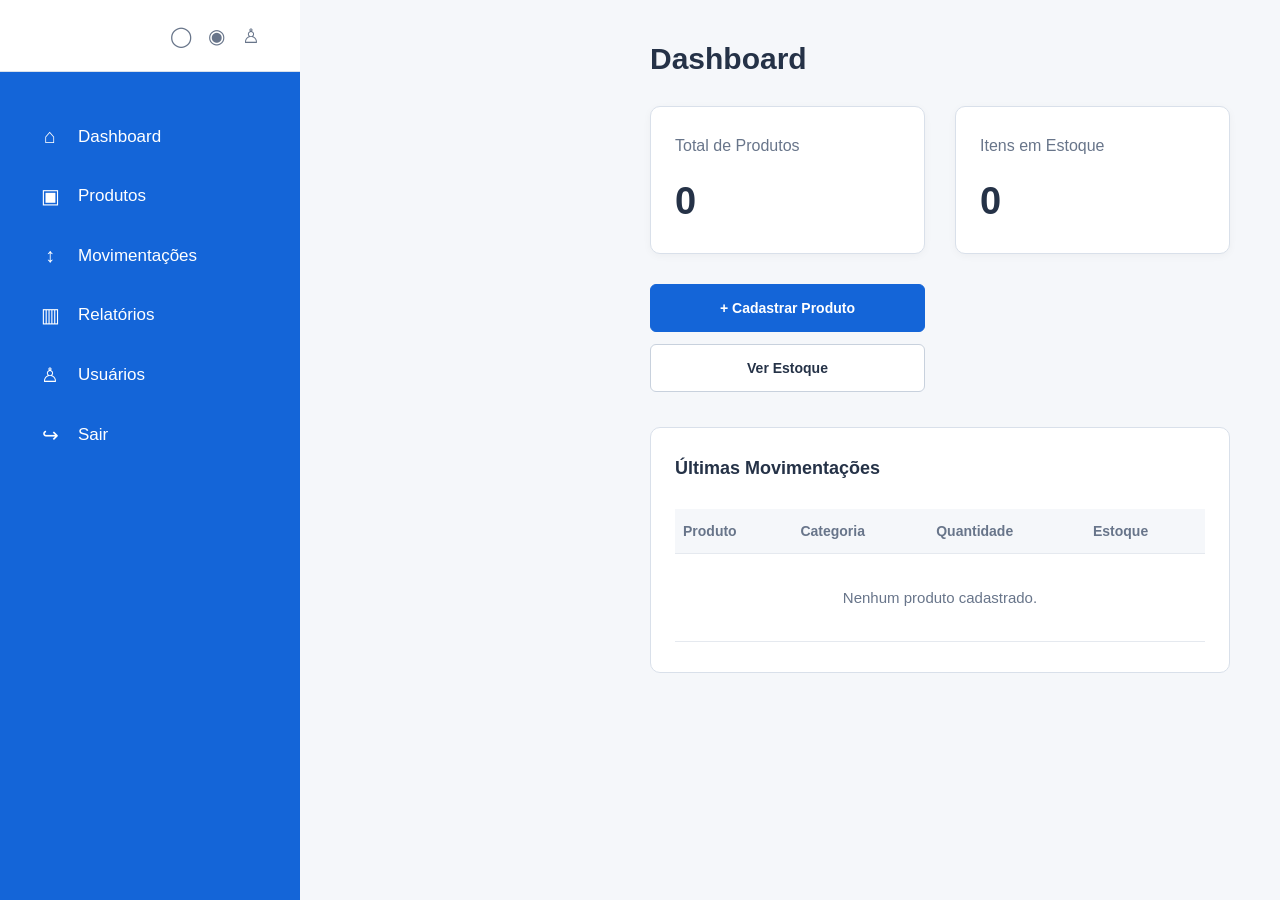
<file: index.html>
<!DOCTYPE html>
<html lang="pt-BR">

<head>
    <meta charset="UTF-8">
    <meta name="viewport" content="width=device-width, initial-scale=1.0">

    <title>StockMaster - Dashboard</title>

    <link rel="stylesheet" href="style.css">

    <style>
        * {
            box-sizing: border-box;
        }

        body {
            margin: 0;
            font-family: Arial, sans-serif;
            background: #F5F7FA;
            color: #253247;
        }

        .app {
            display: flex;
            min-height: 100vh;
        }

        /* MENU LATERAL */

        .sidebar {
            width: 300px;
            min-height: 100vh;
            background: #1465D8;
            color: white;
            padding: 30px 0;
            position: fixed;
            left: 0;
            top: 0;
            bottom: 0;
        }

        .logo {
            font-size: 28px;
            font-weight: 700;
            padding: 0 40px;
            margin-bottom: 45px;
        }

        .sidebar-menu {
            display: flex;
            flex-direction: column;
        }

        .sidebar-button {
            width: 100%;
            padding: 18px 40px;
            border: none;
            background: transparent;
            color: white;
            text-align: left;
            font-size: 17px;
            cursor: pointer;
            display: flex;
            align-items: center;
            gap: 18px;
        }

        .sidebar-button:hover {
            background: rgba(255, 255, 255, 0.15);
        }

        .sidebar-icon {
            width: 20px;
            text-align: center;
            font-size: 20px;
        }

        /* ÁREA PRINCIPAL */

        .content {
            margin-left: 300px;
            width: calc(100% - 300px);
            min-height: 100vh;
        }

        .topbar {
            height: 72px;
            background: white;
            border-bottom: 1px solid #D9E0EA;
            display: flex;
            justify-content: flex-end;
            align-items: center;
            padding: 0 40px;
            color: #68758A;
            font-size: 20px;
        }

        .main-content {
            padding: 42px 50px;
            max-width: 1250px;
        }

        .page-title {
            font-size: 30px;
            font-weight: 700;
            margin: 0 0 30px;
        }

        /* CARDS */

        .dashboard-grid {
            display: grid;
            grid-template-columns: repeat(2, 1fr);
            gap: 30px;
            margin-bottom: 35px;
        }

        .card {
            background: white;
            border: 1px solid #D9E0EA;
            border-radius: 10px;
            padding: 30px 24px;
        }

        .card-title {
            color: #68758A;
            font-size: 16px;
            margin-bottom: 25px;
        }

        .card-value {
            font-size: 38px;
            font-weight: 700;
        }

        .actions {
            display: flex;
            flex-direction: column;
            gap: 12px;
            justify-content: center;
        }

        .action-button {
            width: 100%;
            min-height: 48px;
            border-radius: 6px;
            padding: 12px 18px;
            font-size: 14px;
            font-weight: 700;
            cursor: pointer;
        }

        .primary {
            background: #1465D8;
            color: white;
            border: 1px solid #1465D8;
        }

        .secondary {
            background: white;
            color: #253247;
            border: 1px solid #C8D1DD;
        }

        .action-button:hover {
            opacity: 0.9;
        }

        /* MOVIMENTAÇÕES */

        .movements {
            background: white;
            border: 1px solid #D9E0EA;
            border-radius: 10px;
            padding: 30px 24px;
        }

        .movements h2 {
            font-size: 18px;
            margin: 0 0 30px;
        }

        .movement-table {
            width: 100%;
            border-collapse: collapse;
        }

        .movement-table th {
            color: #68758A;
            font-size: 14px;
            text-align: left;
            padding: 14px 8px;
            border-bottom: 1px solid #E5E9EF;
        }

        .movement-table td {
            font-size: 15px;
            padding: 18px 8px;
            border-bottom: 1px solid #E5E9EF;
        }

        .empty {
            color: #68758A;
            text-align: center;
            padding: 35px !important;
        }

        /* RESPONSIVO */

        @media (max-width: 800px) {

            .sidebar {
                width: 220px;
            }

            .logo {
                padding: 0 25px;
            }

            .sidebar-button {
                padding: 16px 25px;
            }

            .content {
                margin-left: 220px;
                width: calc(100% - 220px);
            }

            .main-content {
                padding: 30px 20px;
            }

            .dashboard-grid {
                grid-template-columns: 1fr;
            }
        }

        @media (max-width: 600px) {

            .app {
                display: block;
            }

            .sidebar {
                position: relative;
                width: 100%;
                min-height: auto;
            }

            .sidebar-menu {
                flex-direction: row;
                flex-wrap: wrap;
            }

            .sidebar-button {
                width: 50%;
            }

            .content {
                margin-left: 0;
                width: 100%;
            }

            .topbar {
                display: none;
            }

            .main-content {
                padding: 25px 15px;
            }

            .movement-table {
                min-width: 650px;
            }

            .movements {
                overflow-x: auto;
            }
        }
    </style>
</head>

<body>

<div class="app">

    <!-- MENU LATERAL -->

    <aside class="sidebar">

        <div class="logo">
            StockMaster
        </div>

        <nav class="sidebar-menu">

            <button
                class="sidebar-button"
                type="button"
                onclick="window.location.href='index.html'">

                <span class="sidebar-icon">⌂</span>
                <span>Dashboard</span>

            </button>

            <button
                class="sidebar-button"
                type="button"
                onclick="window.location.href='cadastro-produtos.html'">

                <span class="sidebar-icon">▣</span>
                <span>Produtos</span>

            </button>

            <button
                class="sidebar-button"
                type="button"
                onclick="window.location.href='entrada-estoque.html'">

                <span class="sidebar-icon">↕</span>
                <span>Movimentações</span>

            </button>

            <button
                class="sidebar-button"
                type="button"
                onclick="window.location.href='alertas.html'">

                <span class="sidebar-icon">▥</span>
                <span>Relatórios</span>

            </button>

            <button
                class="sidebar-button"
                type="button"
                onclick="window.location.href='inventario.html'">

                <span class="sidebar-icon">♙</span>
                <span>Usuários</span>

            </button>

            <button
                class="sidebar-button"
                type="button"
                onclick="sairSistema()">

                <span class="sidebar-icon">↪</span>
                <span>Sair</span>

            </button>

        </nav>

    </aside>


    <!-- CONTEÚDO -->

    <div class="content">

        <header class="topbar">
            ◯ &nbsp; ◉ &nbsp; ♙
        </header>


        <main class="main-content">

            <h1 class="page-title">
                Dashboard
            </h1>


            <!-- CARDS -->

            <section class="dashboard-grid">

                <div class="card">

                    <div class="card-title">
                        Total de Produtos
                    </div>

                    <div
                        class="card-value"
                        id="totalProdutos">
                        0
                    </div>

                </div>


                <div class="card">

                    <div class="card-title">
                        Itens em Estoque
                    </div>

                    <div
                        class="card-value"
                        id="itensEstoque">
                        0
                    </div>

                </div>


                <div class="actions">

                    <button
                        class="action-button primary"
                        type="button"
                        onclick="window.location.href='cadastro-produtos.html'">

                        + Cadastrar Produto

                    </button>


                    <button
                        class="action-button secondary"
                        type="button"
                        onclick="window.location.href='inventario.html'">

                        Ver Estoque

                    </button>

                </div>

            </section>


            <!-- ÚLTIMAS MOVIMENTAÇÕES -->

            <section class="movements">

                <h2>
                    Últimas Movimentações
                </h2>

                <table class="movement-table">

                    <thead>

                        <tr>

                            <th>Produto</th>

                            <th>Categoria</th>

                            <th>Quantidade</th>

                            <th>Estoque</th>

                        </tr>

                    </thead>

                    <tbody id="tabelaMovimentacoes">

                        <tr>
                            <td
                                colspan="4"
                                class="empty">

                                Nenhum produto cadastrado.

                            </td>
                        </tr>

                    </tbody>

                </table>

            </section>

        </main>

    </div>

</div>


<script src="script.js"></script>

<script>

    function atualizarDashboardVisual() {

        const produtos =
            JSON.parse(
                localStorage.getItem("produtos")
            ) || [];


        const totalProdutos =
            document.getElementById(
                "totalProdutos"
            );

        const itensEstoque =
            document.getElementById(
                "itensEstoque"
            );

        const tabela =
            document.getElementById(
                "tabelaMovimentacoes"
            );


        if (totalProdutos) {

            totalProdutos.textContent =
                produtos.length;
        }


        if (itensEstoque) {

            const total =
                produtos.reduce(
                    (soma, produto) =>
                        soma +
                        Number(produto.quantidade || 0),
                    0
                );

            itensEstoque.textContent =
                total;
        }


        if (tabela) {

            if (produtos.length === 0) {

                tabela.innerHTML = `
                    <tr>
                        <td
                            colspan="4"
                            class="empty">

                            Nenhum produto cadastrado.

                        </td>
                    </tr>
                `;

                return;
            }


            tabela.innerHTML = "";


            produtos.slice(-5).reverse().forEach(
                produto => {

                    tabela.innerHTML += `
                        <tr>

                            <td>
                                ${produto.nome}
                            </td>

                            <td>
                                ${produto.categoria}
                            </td>

                            <td>
                                ${produto.quantidade}
                            </td>

                            <td>
                                ${produto.estoqueMinimo}
                            </td>

                        </tr>
                    `;
                }
            );
        }
    }


    document.addEventListener(
        "DOMContentLoaded",
        function () {

            atualizarDashboardVisual();

        }
    );

</script>

</body>
</html>
</file>
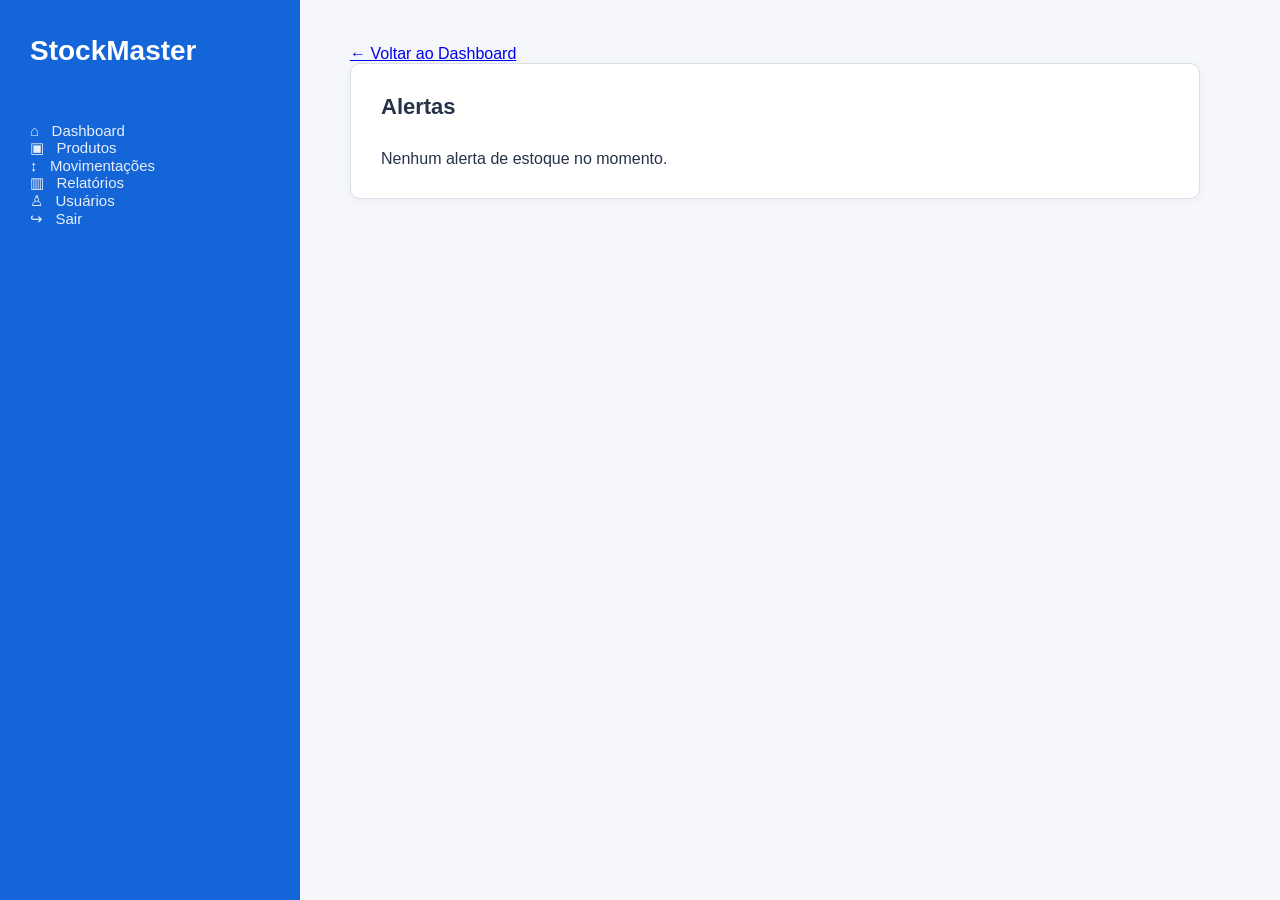
<file: alertas.html>
<!DOCTYPE html>
<html lang="pt-BR">
<head>
    <meta charset="UTF-8">
    <meta name="viewport" content="width=device-width, initial-scale=1.0">
    <title>Alertas - StockMaster</title>
    <link rel="stylesheet" href="style.css">
</head>

<body>

<header>
    <h1>StockMaster</h1>

    <nav>
        <p>⌂ &nbsp; Dashboard</p>
        <p>▣ &nbsp; Produtos</p>
        <p>↕ &nbsp; Movimentações</p>
        <p>▥ &nbsp; Relatórios</p>
        <p>♙ &nbsp; Usuários</p>
        <p>↪ &nbsp; Sair</p>
    </nav>
</header>

<main>

    <a href="index.html" class="back">← Voltar ao Dashboard</a>

    <section class="form-container">

        <h2>Alertas</h2>

        <div id="listaAlertas"></div>

    </section>

</main>

<footer>
    <p>StockMaster © 2026</p>
</footer>

<script src="script.js"></script>

</body>
</html>
</file>
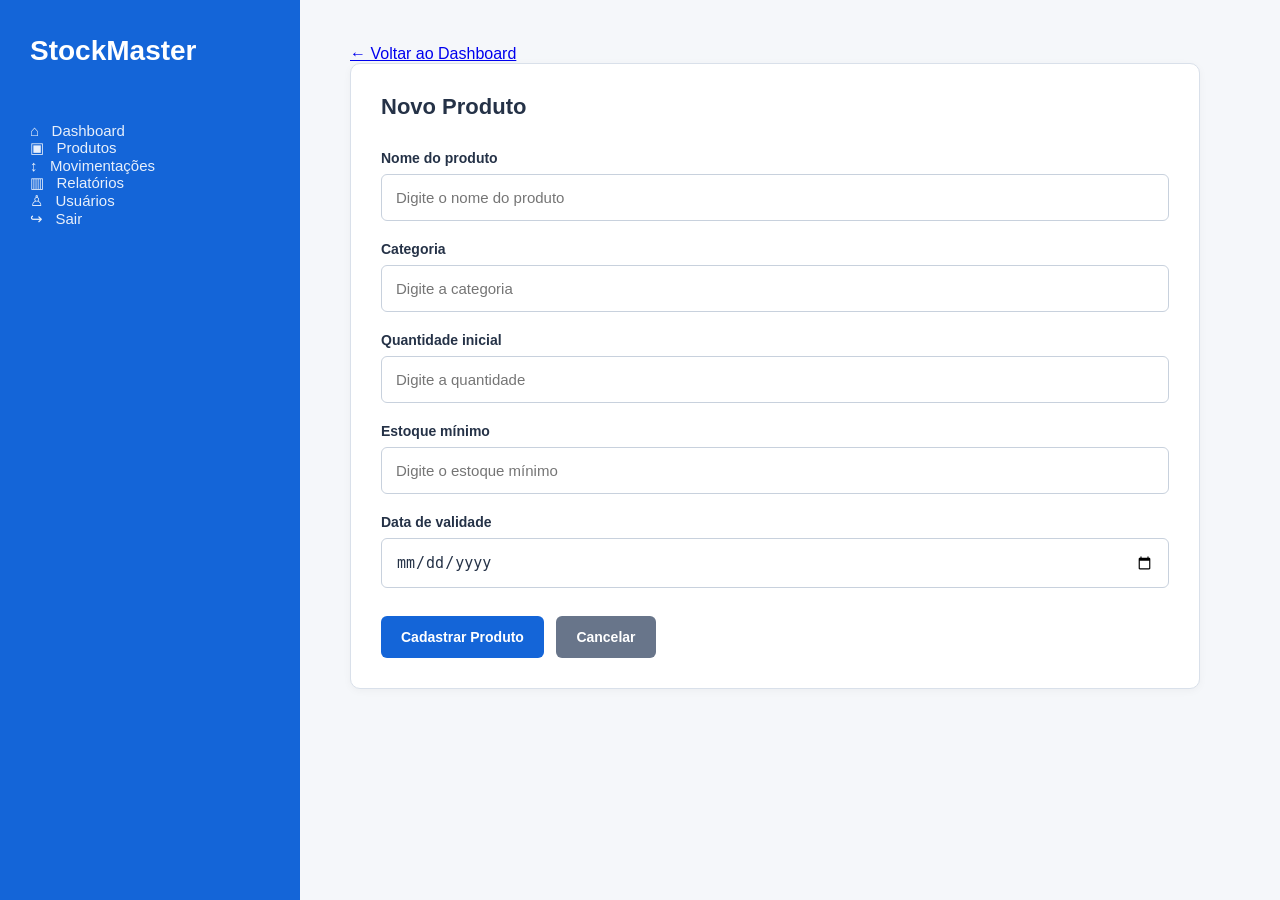
<file: cadastro-produtos.html>
<!DOCTYPE html>
<html lang="pt-BR">
<head>
    <meta charset="UTF-8">
    <meta name="viewport" content="width=device-width, initial-scale=1.0">
    <title>Cadastro de Produtos - StockMaster</title>
    <link rel="stylesheet" href="style.css">
</head>

<body>

<header>
    <h1>StockMaster</h1>

    <nav>
        <p>⌂ &nbsp; Dashboard</p>
        <p>▣ &nbsp; Produtos</p>
        <p>↕ &nbsp; Movimentações</p>
        <p>▥ &nbsp; Relatórios</p>
        <p>♙ &nbsp; Usuários</p>
        <p>↪ &nbsp; Sair</p>
    </nav>
</header>

<main>

    <a href="index.html" class="back">← Voltar ao Dashboard</a>

    <section class="form-container">

        <h2>Novo Produto</h2>

        <div class="form-group">
            <label for="nomeProduto">Nome do produto</label>
            <input
                type="text"
                id="nomeProduto"
                placeholder="Digite o nome do produto"
            >
        </div>

        <div class="form-group">
            <label for="categoriaProduto">Categoria</label>
            <input
                type="text"
                id="categoriaProduto"
                placeholder="Digite a categoria"
            >
        </div>

        <div class="form-group">
            <label for="quantidadeProduto">Quantidade inicial</label>
            <input
                type="number"
                id="quantidadeProduto"
                min="0"
                placeholder="Digite a quantidade"
            >
        </div>

        <div class="form-group">
            <label for="estoqueMinimo">Estoque mínimo</label>
            <input
                type="number"
                id="estoqueMinimo"
                min="0"
                placeholder="Digite o estoque mínimo"
            >
        </div>

        <div class="form-group">
            <label for="validadeProduto">Data de validade</label>
            <input
                type="date"
                id="validadeProduto"
            >
        </div>

        <button
            class="btn btn-primary"
            type="button"
            onclick="cadastrarProduto()"
        >
            Cadastrar Produto
        </button>

        <a href="index.html">
            <button
                class="btn btn-secondary"
                type="button"
            >
                Cancelar
            </button>
        </a>

    </section>

</main>

<footer>
    <p>StockMaster © 2026</p>
</footer>

<script src="script.js"></script>

</body>
</html>
</file>
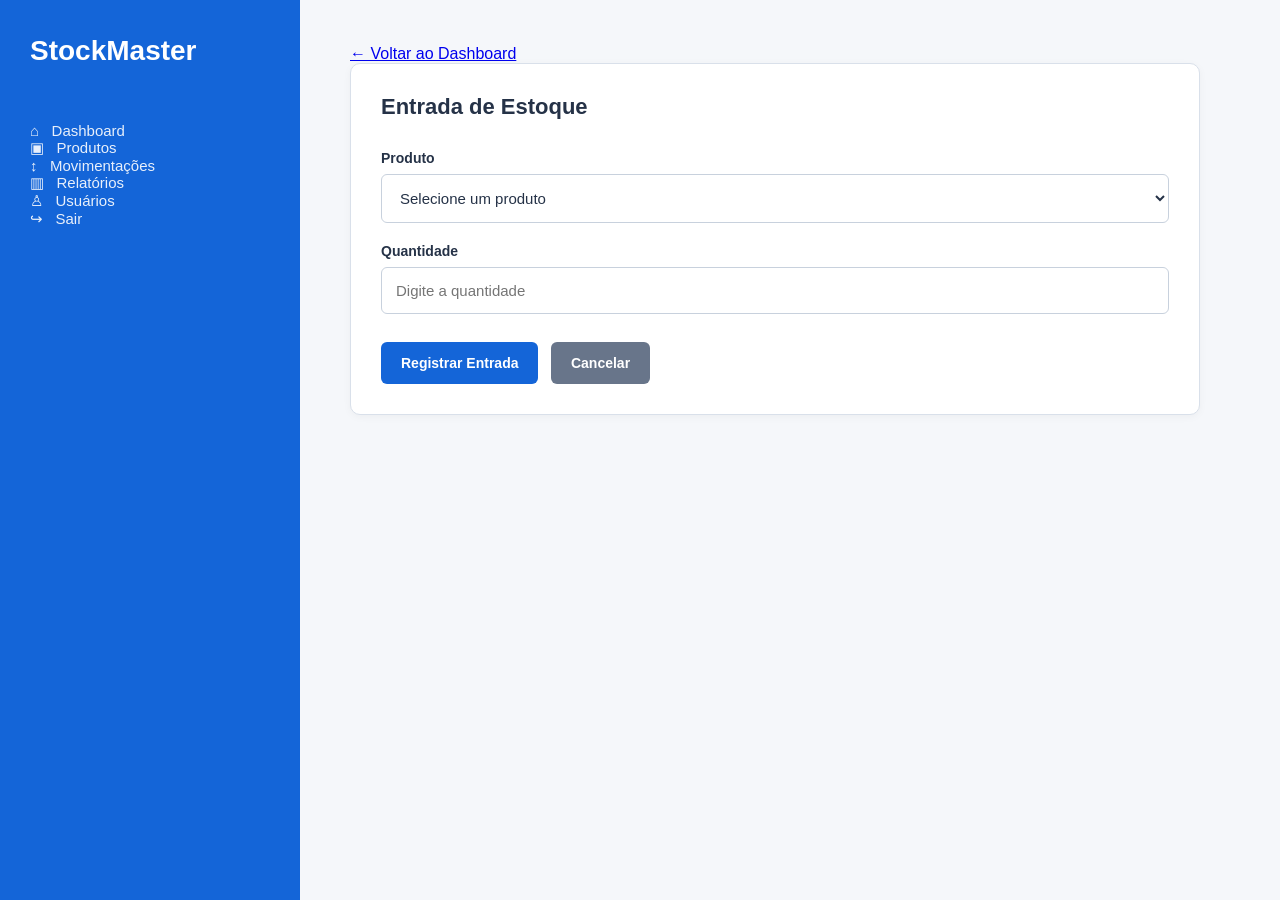
<file: entrada-estoque.html>
<!DOCTYPE html>
<html lang="pt-BR">
<head>
    <meta charset="UTF-8">
    <meta name="viewport" content="width=device-width, initial-scale=1.0">
    <title>Entrada de Estoque - StockMaster</title>
    <link rel="stylesheet" href="style.css">
</head>

<body>

<header>
    <h1>StockMaster</h1>

    <nav>
        <p>⌂ &nbsp; Dashboard</p>
        <p>▣ &nbsp; Produtos</p>
        <p>↕ &nbsp; Movimentações</p>
        <p>▥ &nbsp; Relatórios</p>
        <p>♙ &nbsp; Usuários</p>
        <p>↪ &nbsp; Sair</p>
    </nav>
</header>

<main>

    <a href="index.html" class="back">← Voltar ao Dashboard</a>

    <section class="form-container">

        <h2>Entrada de Estoque</h2>

        <div class="form-group">
            <label for="produtoEntrada">Produto</label>

            <select id="produtoEntrada">
                <option value="">Selecione um produto</option>
            </select>
        </div>

        <div class="form-group">
            <label for="quantidadeEntrada">Quantidade</label>

            <input
                type="number"
                id="quantidadeEntrada"
                min="1"
                placeholder="Digite a quantidade"
            >
        </div>

        <button
            class="btn btn-primary"
            type="button"
            onclick="registrarEntrada()"
        >
            Registrar Entrada
        </button>

        <a href="index.html">
            <button
                class="btn btn-secondary"
                type="button"
            >
                Cancelar
            </button>
        </a>

    </section>

</main>

<footer>
    <p>StockMaster © 2026</p>
</footer>

<script src="script.js"></script>

</body>
</html>
</file>
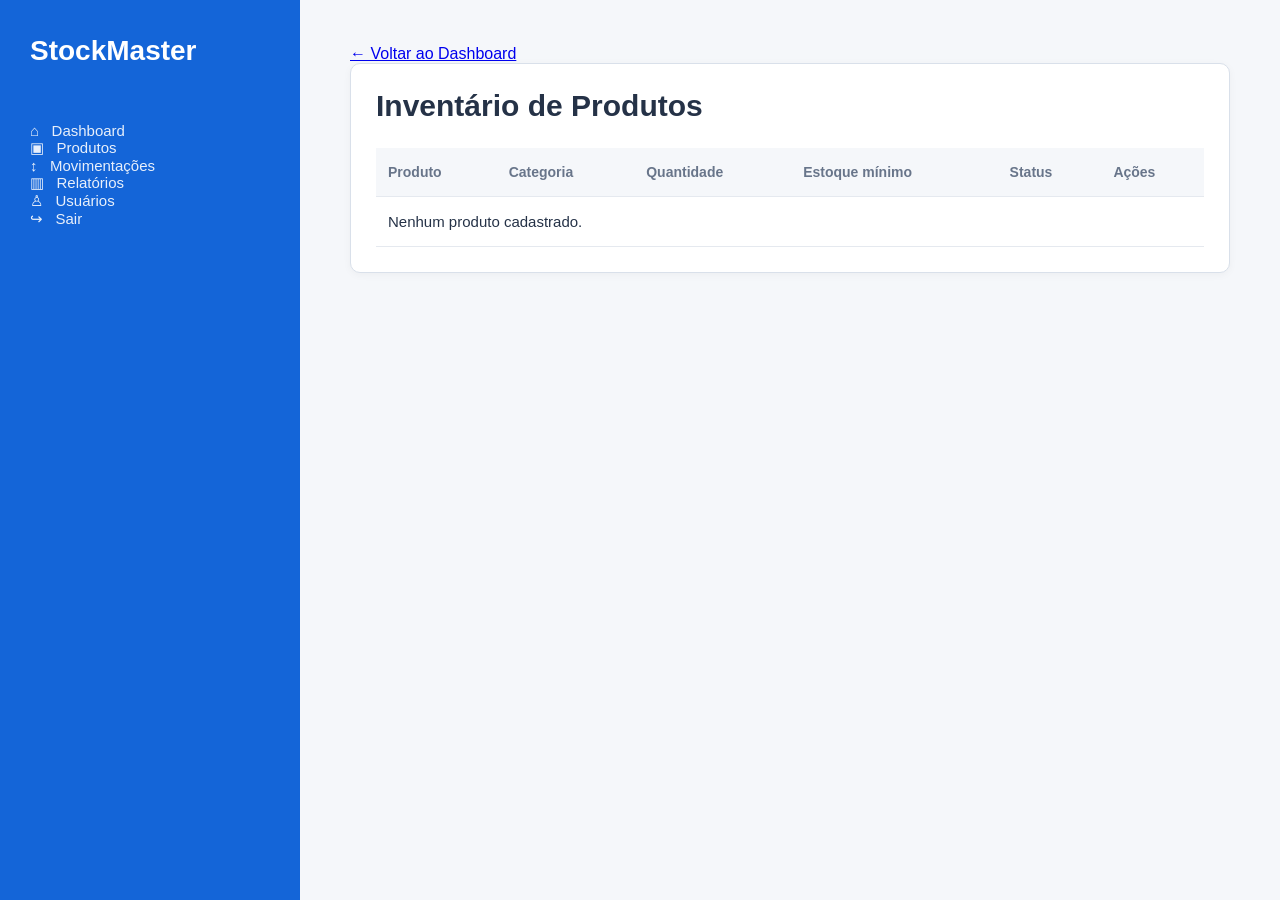
<file: inventario.html>
<!DOCTYPE html>
<html lang="pt-BR">
<head>
    <meta charset="UTF-8">
    <meta name="viewport" content="width=device-width, initial-scale=1.0">
    <title>Consulta de Inventário - StockMaster</title>
    <link rel="stylesheet" href="style.css">
</head>

<body>

<header>
    <h1>StockMaster</h1>

    <nav>
        <p>⌂ &nbsp; Dashboard</p>
        <p>▣ &nbsp; Produtos</p>
        <p>↕ &nbsp; Movimentações</p>
        <p>▥ &nbsp; Relatórios</p>
        <p>♙ &nbsp; Usuários</p>
        <p>↪ &nbsp; Sair</p>
    </nav>
</header>

<main>

    <a href="index.html" class="back">← Voltar ao Dashboard</a>

    <section class="table-container">

        <h2>Inventário de Produtos</h2>

        <table>

            <thead>
                <tr>
                    <th>Produto</th>
                    <th>Categoria</th>
                    <th>Quantidade</th>
                    <th>Estoque mínimo</th>
                    <th>Status</th>
                    <th>Ações</th>
                </tr>
            </thead>

            <tbody id="tabelaProdutos">
            </tbody>

        </table>

    </section>

    <!-- FORMULÁRIO DE EDIÇÃO -->

    <section
        class="form-container"
        id="formEdicao"
        style="display: none; margin-top: 25px;"
    >

        <h2>Editar Produto</h2>

        <input type="hidden" id="editarId">

        <div class="form-group">
            <label for="editarNome">Nome do produto</label>
            <input type="text" id="editarNome">
        </div>

        <div class="form-group">
            <label for="editarCategoria">Categoria</label>
            <input type="text" id="editarCategoria">
        </div>

        <div class="form-group">
            <label for="editarQuantidade">Quantidade</label>
            <input
                type="number"
                id="editarQuantidade"
                min="0"
            >
        </div>

        <div class="form-group">
            <label for="editarEstoqueMinimo">Estoque mínimo</label>
            <input
                type="number"
                id="editarEstoqueMinimo"
                min="0"
            >
        </div>

        <div class="form-group">
            <label for="editarValidade">Data de validade</label>
            <input
                type="date"
                id="editarValidade"
            >
        </div>

        <button
            class="btn btn-primary"
            type="button"
            onclick="salvarEdicao()"
        >
            Salvar alterações
        </button>

        <button
            class="btn btn-secondary"
            type="button"
            onclick="cancelarEdicao()"
        >
            Cancelar
        </button>

    </section>

</main>

<footer>
    <p>StockMaster © 2026</p>
</footer>

<script src="script.js"></script>

</body>
</html>
</file>
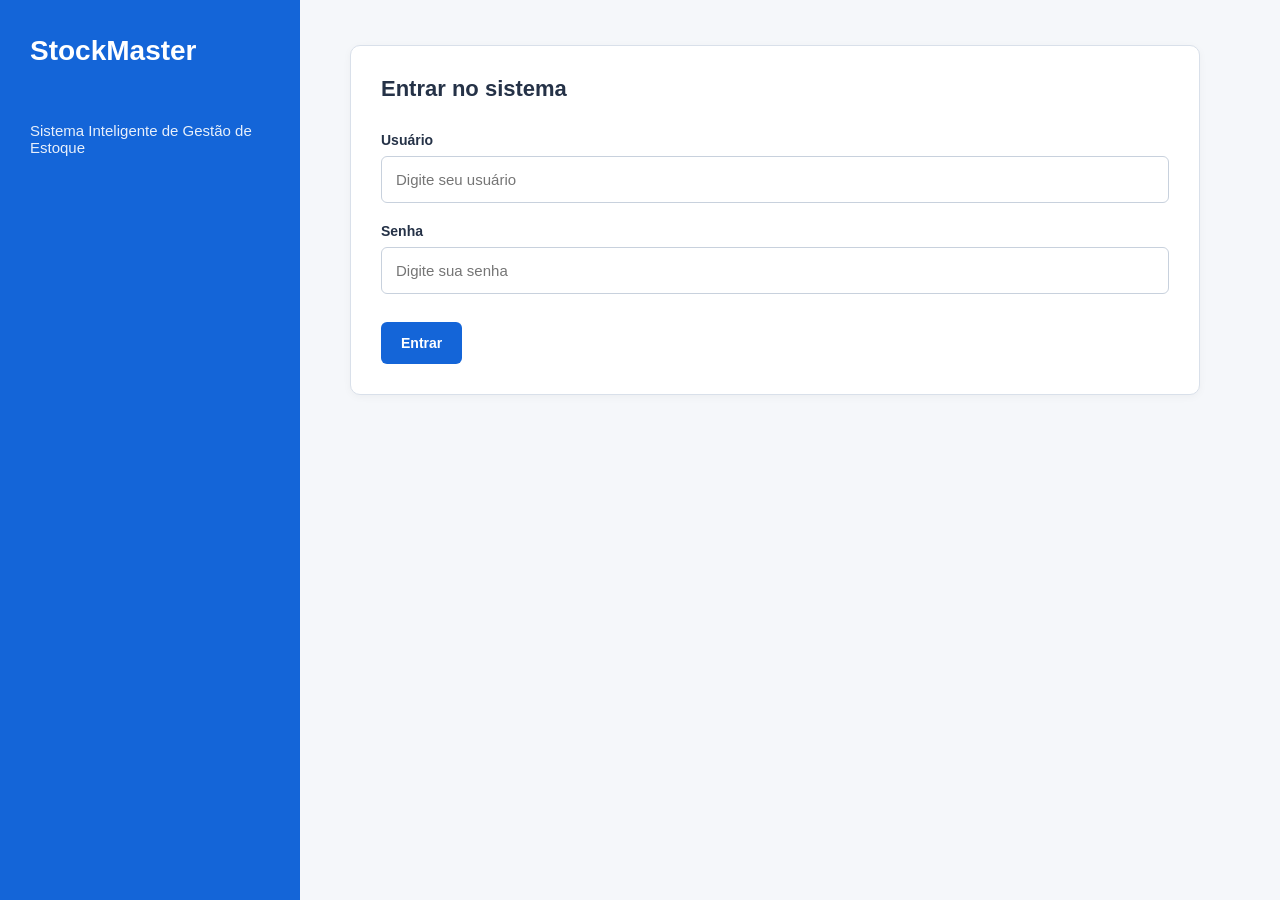
<file: login.html>
<!DOCTYPE html>
<html lang="pt-BR">

<head>
    <meta charset="UTF-8">
    <meta name="viewport" content="width=device-width, initial-scale=1.0">

    <title>Login - StockMaster</title>

    <link rel="stylesheet" href="style.css">
</head>

<body>

<header>
    <h1>StockMaster</h1>
    <p>Sistema Inteligente de Gestão de Estoque</p>
</header>

<main>

    <section class="form-container login-container">

        <h2>Entrar no sistema</h2>

        <div class="form-group">

            <label for="usuario">
                Usuário
            </label>

            <input
                type="text"
                id="usuario"
                placeholder="Digite seu usuário"
                autocomplete="username"
            >

        </div>

        <div class="form-group">

            <label for="senha">
                Senha
            </label>

            <input
                type="password"
                id="senha"
                placeholder="Digite sua senha"
                autocomplete="current-password"
            >

        </div>

        <button
            class="btn btn-primary"
            type="button"
            onclick="realizarLogin()"
        >
            Entrar
        </button>

        <p
            id="mensagemLogin"
            style="display: none;"
        ></p>

    </section>

</main>

<footer>
    <p>StockMaster © 2026</p>
</footer>

<script src="script.js"></script>

</body>
</html>
</file>
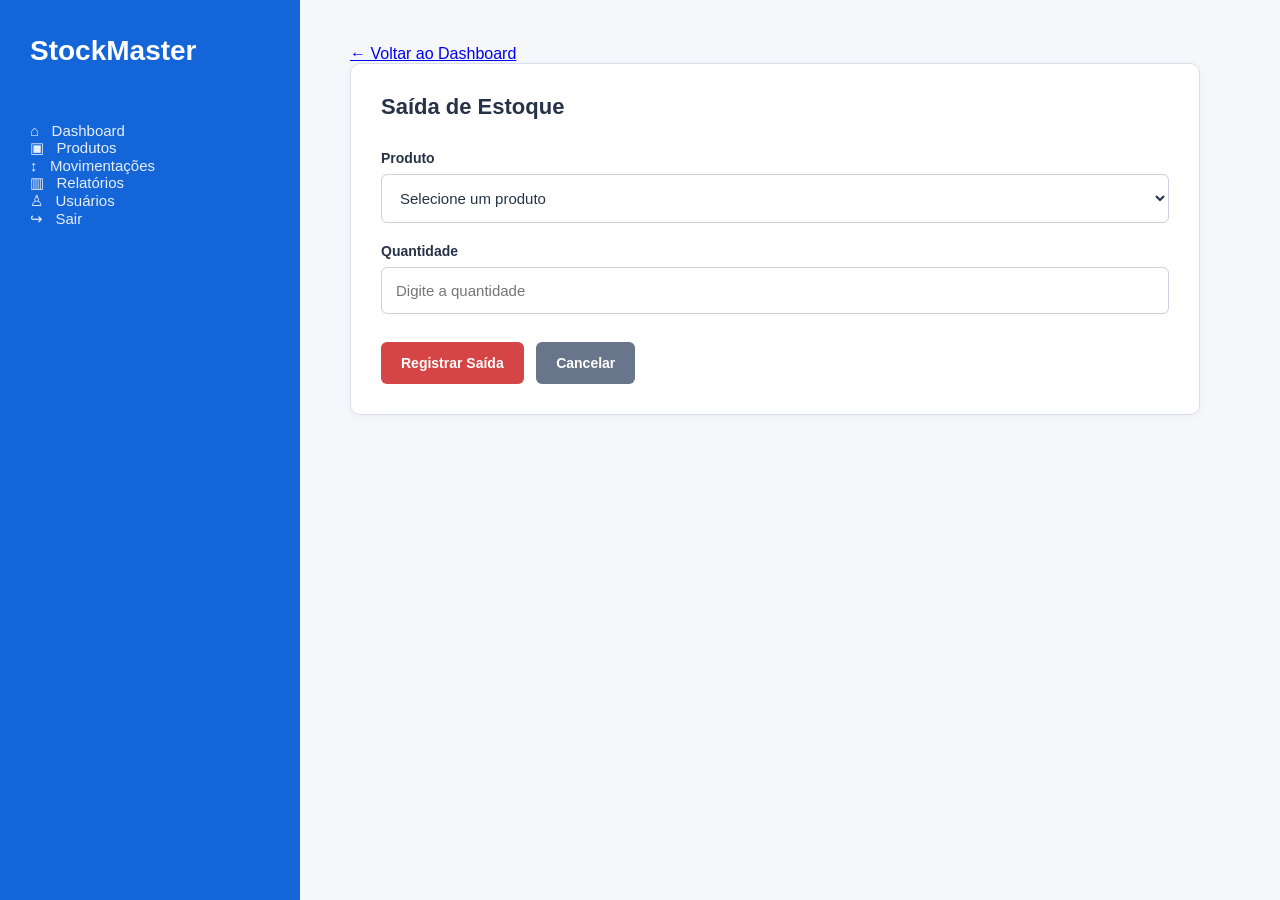
<file: saida-estoque.html>
<!DOCTYPE html>
<html lang="pt-BR">
<head>
    <meta charset="UTF-8">
    <meta name="viewport" content="width=device-width, initial-scale=1.0">
    <title>Saída de Estoque - StockMaster</title>
    <link rel="stylesheet" href="style.css">
</head>

<body>

<header>
    <h1>StockMaster</h1>

    <nav>
        <p>⌂ &nbsp; Dashboard</p>
        <p>▣ &nbsp; Produtos</p>
        <p>↕ &nbsp; Movimentações</p>
        <p>▥ &nbsp; Relatórios</p>
        <p>♙ &nbsp; Usuários</p>
        <p>↪ &nbsp; Sair</p>
    </nav>
</header>

<main>

    <a href="index.html" class="back">← Voltar ao Dashboard</a>

    <section class="form-container">

        <h2>Saída de Estoque</h2>

        <div class="form-group">
            <label for="produtoSaida">Produto</label>

            <select id="produtoSaida">
                <option value="">Selecione um produto</option>
            </select>
        </div>

        <div class="form-group">
            <label for="quantidadeSaida">Quantidade</label>

            <input
                type="number"
                id="quantidadeSaida"
                min="1"
                placeholder="Digite a quantidade"
            >
        </div>

        <button
            class="btn btn-danger"
            type="button"
            onclick="registrarSaida()"
        >
            Registrar Saída
        </button>

        <a href="index.html">
            <button
                class="btn btn-secondary"
                type="button"
            >
                Cancelar
            </button>
        </a>

    </section>

</main>

<footer>
    <p>StockMaster © 2026</p>
</footer>

<script src="script.js"></script>

</body>
</html>
</file>
<file: style.css>
/* =========================
   CONFIGURAÇÕES GERAIS
========================= */

* {
    box-sizing: border-box;
    margin: 0;
    padding: 0;
}

body {
    font-family: Arial, sans-serif;
    background: #F5F7FA;
    color: #253247;
    min-height: 100vh;
}

/* =========================
   MENU LATERAL
========================= */

header {
    position: fixed;
    left: 0;
    top: 0;
    width: 300px;
    height: 100vh;
    background: #1465D8;
    color: #FFFFFF;
    padding: 35px 30px;
    text-align: left;
}

header h1 {
    font-size: 28px;
    margin-bottom: 55px;
}

header p {
    font-size: 15px;
    opacity: 0.9;
}

/* =========================
   CONTEÚDO PRINCIPAL
========================= */

main {
    margin-left: 300px;
    width: calc(100% - 300px);
    min-height: calc(100vh - 72px);
    padding: 45px 50px;
}

/* =========================
   TÍTULOS
========================= */

.dashboard h2,
.menu h2,
.form-container h2,
.table-container h2 {
    color: #253247;
    font-size: 30px;
    margin-bottom: 25px;
}

/* =========================
   DASHBOARD
========================= */

.cards {
    display: grid;
    grid-template-columns: repeat(3, 1fr);
    gap: 20px;
    margin-bottom: 40px;
}

.card {
    background: #FFFFFF;
    padding: 28px;
    border-radius: 10px;
    border: 1px solid #D9E0EA;
    box-shadow: 0 2px 8px rgba(0, 0, 0, 0.04);
    text-align: left;
}

.card h3 {
    font-size: 16px;
    margin-bottom: 15px;
    color: #68758A;
}

.card p {
    font-size: 32px;
    font-weight: bold;
    color: #1465D8;
}

/* =========================
   MENU DO DASHBOARD
========================= */

.menu-grid {
    display: grid;
    grid-template-columns: repeat(2, 1fr);
    gap: 20px;
}

.menu-grid button {
    background: #FFFFFF;
    border: 1px solid #D9E0EA;
    border-radius: 10px;
    padding: 25px;
    text-align: left;
    cursor: pointer;
    box-shadow: 0 2px 8px rgba(0, 0, 0, 0.04);
    transition: 0.2s;
}

.menu-grid button:hover {
    transform: translateY(-2px);
    box-shadow: 0 5px 14px rgba(0, 0, 0, 0.08);
}

.menu-grid span {
    display: block;
    font-size: 28px;
    margin-bottom: 12px;
}

.menu-grid strong {
    display: block;
    color: #253247;
    font-size: 17px;
    margin-bottom: 7px;
}

.menu-grid small {
    color: #68758A;
    font-size: 13px;
}

/* =========================
   FORMULÁRIOS
========================= */

.form-container {
    background: #FFFFFF;
    padding: 30px;
    border-radius: 10px;
    border: 1px solid #D9E0EA;
    box-shadow: 0 2px 8px rgba(0, 0, 0, 0.04);
    max-width: 850px;
}

.form-container h2 {
    font-size: 22px;
    margin-bottom: 30px;
}

.form-group {
    margin-bottom: 20px;
}

.form-group label {
    display: block;
    font-size: 14px;
    font-weight: 600;
    margin-bottom: 8px;
    color: #253247;
}

.form-group input,
.form-group select {
    width: 100%;
    padding: 14px;
    border: 1px solid #C8D1DD;
    border-radius: 6px;
    background: #FFFFFF;
    font-size: 15px;
    color: #253247;
}

.form-group input:focus,
.form-group select:focus {
    outline: none;
    border-color: #1465D8;
}

/* =========================
   BOTÕES
========================= */

.btn {
    border: none;
    border-radius: 6px;
    padding: 13px 20px;
    cursor: pointer;
    font-size: 14px;
    font-weight: 700;
    margin-right: 8px;
    margin-top: 8px;
}

.btn-primary {
    background: #1465D8;
    color: #FFFFFF;
}

.btn-primary:hover {
    background: #0F55B8;
}

.btn-secondary {
    background: #68758A;
    color: #FFFFFF;
}

.btn-secondary:hover {
    background: #536174;
}

.btn-danger {
    background: #D64545;
    color: #FFFFFF;
}

.btn-danger:hover {
    background: #B93636;
}

/* =========================
   TABELAS
========================= */

.table-container {
    background: #FFFFFF;
    border-radius: 10px;
    padding: 25px;
    overflow-x: auto;
    border: 1px solid #D9E0EA;
    box-shadow: 0 2px 8px rgba(0, 0, 0, 0.04);
    max-width: 900px;
}

table {
    width: 100%;
    border-collapse: collapse;
}

th,
td {
    padding: 16px 12px;
    border-bottom: 1px solid #E5E9EF;
    text-align: left;
    white-space: nowrap;
}

th {
    background: #F5F7FA;
    color: #68758A;
    font-size: 14px;
}

td {
    font-size: 15px;
    color: #253247;
}

/* =========================
   ALERTAS
========================= */

.alert {
    padding: 15px;
    border-radius:
</file>
